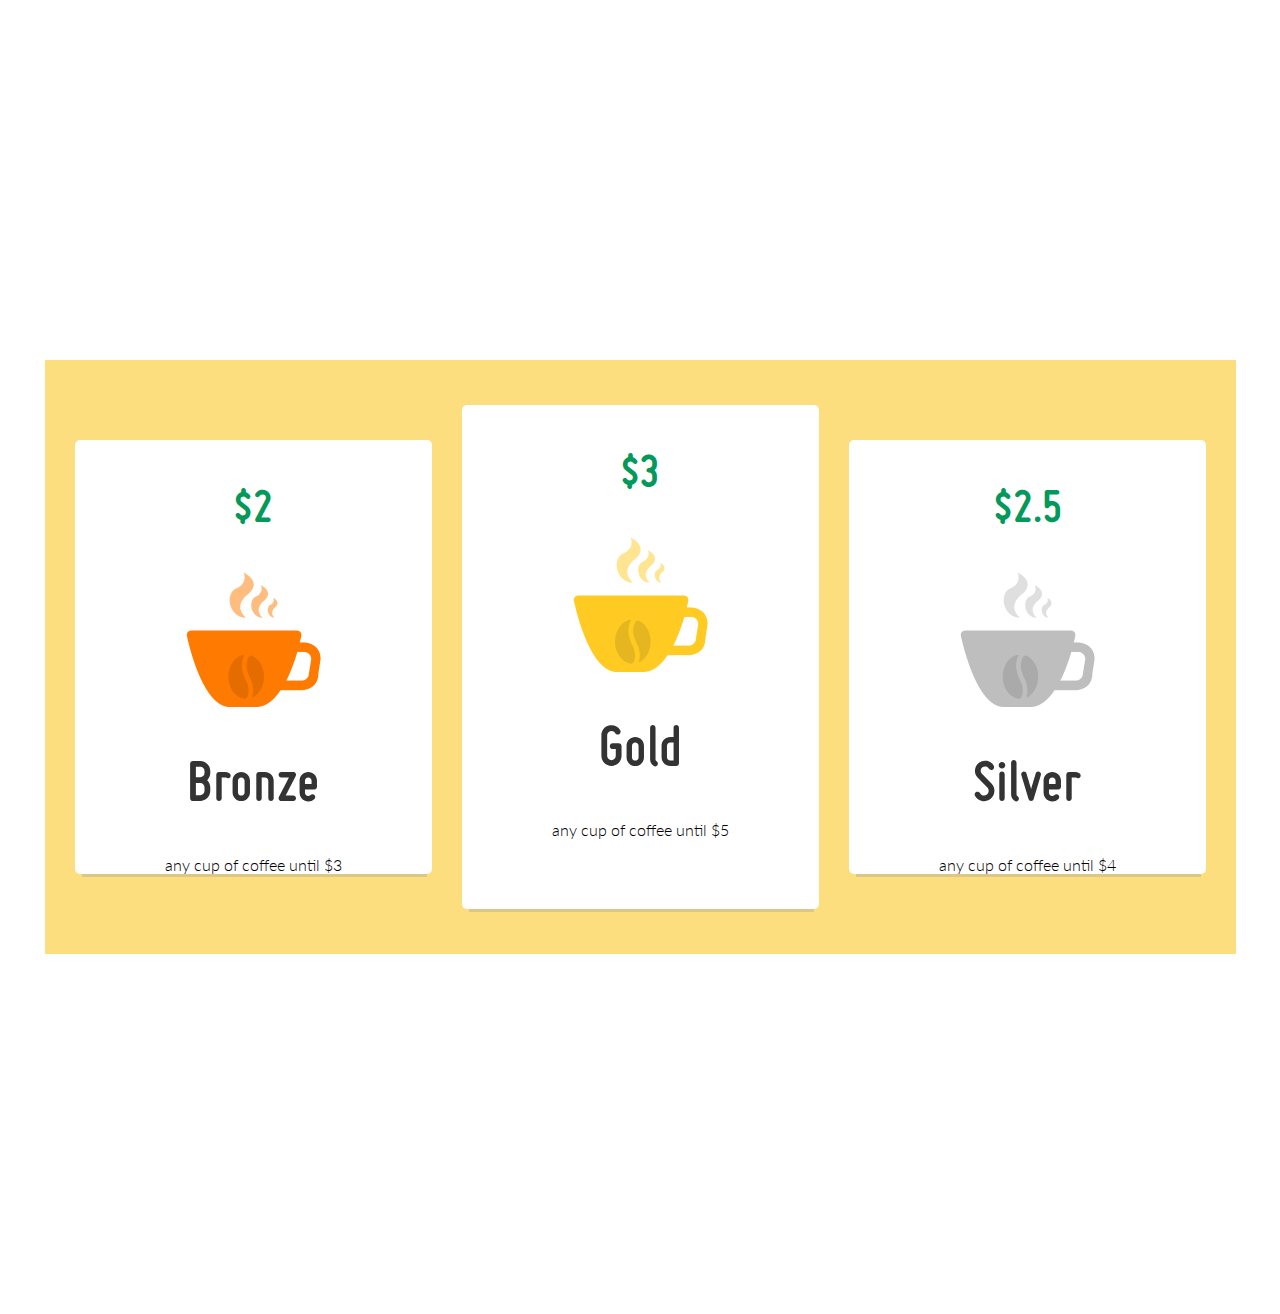
<file: index.html>
<!DOCTYPE html>
<html lang="en">

<head>
    <meta charset="UTF-8">
    <meta name="viewport" content="width=device-width, initial-scale=1.0">
    <meta http-equiv="X-UA-Compatible" content="ie=edge">
    <title>Cup plans</title>
    <link rel="icon" type="image/png" sizes="16x16" href="./images/favicon.ico">
    <link rel="stylesheet" href="style.css">
</head>

<body>
    <div class="flex-container">
        <div class="flex-item small-item margin-left">
            <h2>$2</h2>
            <img class="smoke" src="./images/smoke-bronze.png" alt="bronze smoke">
            <img class="cup" src="./images/cup-bronze.png" alt="bronze cup">
            <img class="coffee-bean" src="./images/bean-bronze.png" alt="bronze coffee-bean">
            <h1>Bronze</h1>
            <div class="bottom-text">any cup of coffee until $3</div>
        </div>
        <div class="flex-item big-item">
            <h2>$3</h2>
            <img class="smoke" src="./images/smoke-gold.png" alt="gold smoke">
            <img class="cup" src="./images/cup-gold.png" alt="gold cup">
            <img class="coffee-bean" src="./images/bean-gold.png" alt="gold coffee-bean">
            <h1 class="gold">Gold</h1>
            <div class="bottom-text">any cup of coffee until $5</div>
        </div>
        <div class="flex-item small-item margin-right">
            <h2>$2.5</h2>
            <img class="smoke" src="./images/smoke-silver.png" alt="silver smoke">
            <img class="cup" src="./images/cup-silver.png" alt="silver cup">
            <img class="coffee-bean" src="./images/bean-silver.png" alt="silver coffee-bean">
            <h1>Silver</h1>
            <div class="bottom-text">any cup of coffee until $4</div>
        </div>
    </div>

</body>

</html>
</file>
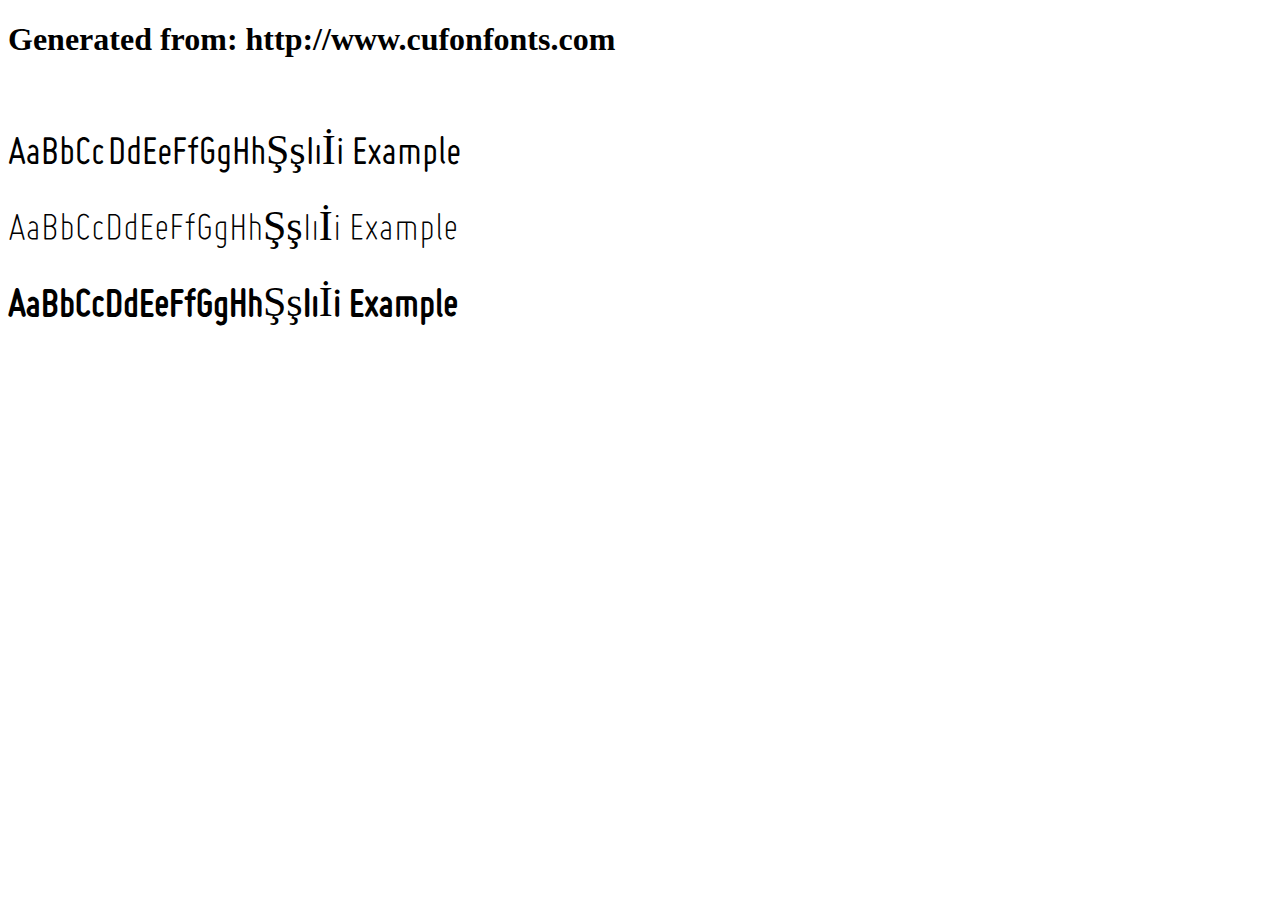
<file: assets/fonts/example.html>
<!DOCTYPE html>
<html xmlns="http://www.w3.org/1999/xhtml">
<head>
    <meta http-equiv="Content-Type" content="text/html; charset=utf-8"/>
    <link rel="stylesheet" type="text/css"
          href="style.css"/>
</head>

<body>

<h1>Generated from: http://www.cufonfonts.com</h1><br/>
<h1 style="font-family:'Miso';font-weight:normal;font-size:42px">AaBbCcDdEeFfGgHhŞşIıİi Example</h1>
<h1 style="font-family:'Miso Light';font-weight:normal;font-size:42px">AaBbCcDdEeFfGgHhŞşIıİi Example</h1>
<h1 style="font-family:'Miso Bold';font-weight:normal;font-size:42px">AaBbCcDdEeFfGgHhŞşIıİi Example</h1>


</body>
</html>
</file>
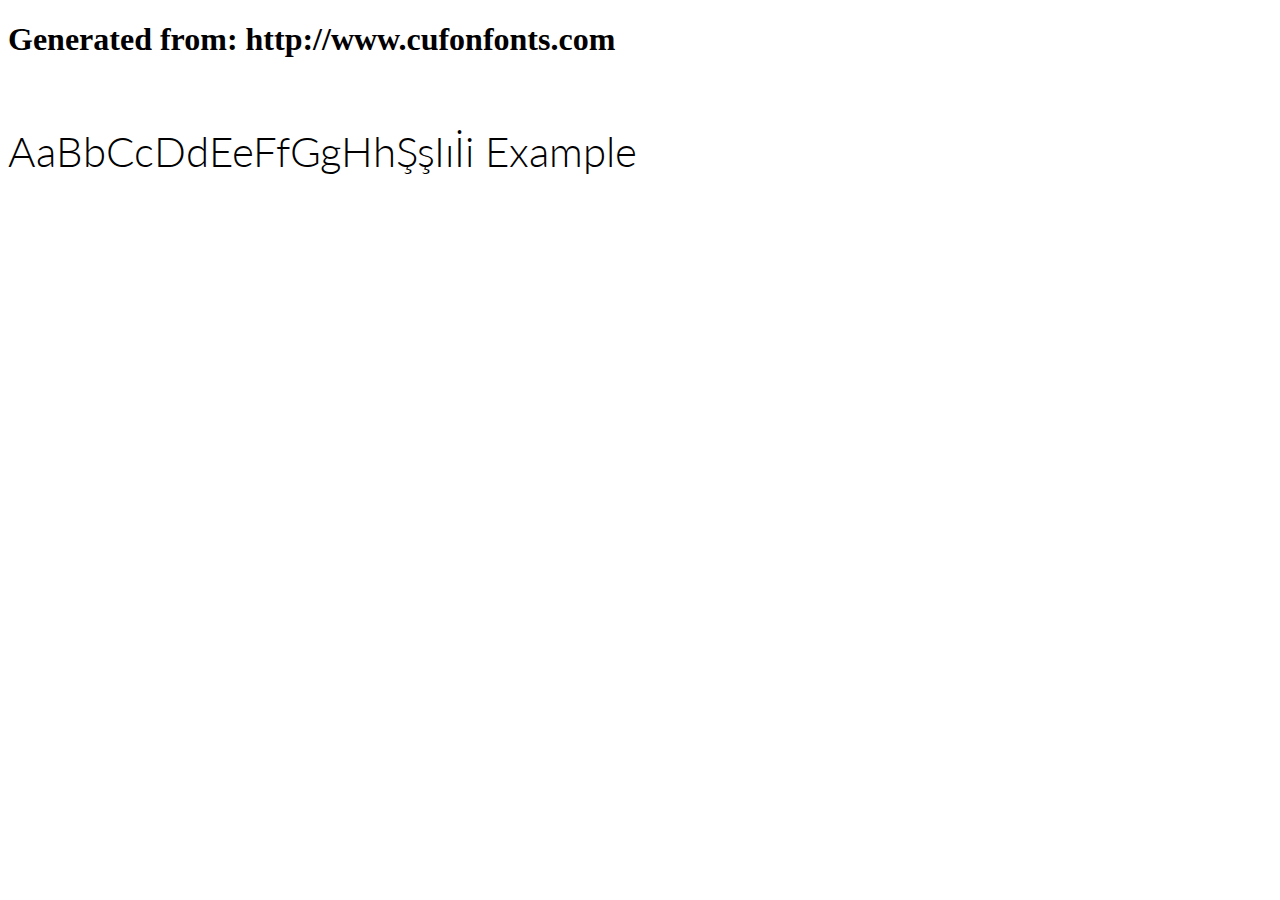
<file: assets/fonts/Lato/example.html>
<!DOCTYPE html>
<html xmlns="http://www.w3.org/1999/xhtml">
<head>
    <meta http-equiv="Content-Type" content="text/html; charset=utf-8"/>
    <link rel="stylesheet" type="text/css"
          href="style.css"/>
</head>

<body>

<h1>Generated from: http://www.cufonfonts.com</h1><br/>
<h1 style="font-family:'Lato Light';font-weight:normal;font-size:42px">AaBbCcDdEeFfGgHhŞşIıİi Example</h1>


</body>
</html>
</file>
<file: style.css>
@font-face {
    font-family: 'Miso';
    font-style: normal;
    font-weight: normal;
    src: local('Miso'), url('miso.woff') format('woff');
}
@font-face {
    font-family: 'Miso Light';
    font-style: normal;
    font-weight: normal;
    src: local('Miso Light'), url('./assets/fonts/miso-light.woff') format('woff');
}
@font-face {
    font-family: 'Miso Bold';
    font-style: normal;
    font-weight: normal;
    src: local('Miso Bold'), url('./assets/fonts/miso-bold.woff') format('woff');
}
@font-face {
    font-family: 'Lato Light';
    font-style: normal;
    font-weight: normal;
    src: local('Lato Light'), url('./assets/fonts/Lato/Lato-Light.woff') format('woff');
}
body {
    margin: 0;
    padding: 360px 0;
}
body * {
    box-sizing: border-box;
}
h1 {
    text-align: center;
    font-family: 'Miso Bold';
    font-size: 60px;
    color: #333333;
}
h2 {
    margin-top: 48px;
    text-align: center;
    font-family: 'Miso Bold';
    font-size: 48px;
    color: #02995b;
}
img {
    margin-left: auto;
    margin-right: auto;
    padding-bottom: 12px;
    width: auto;
    max-width: 100%;
}
.flex-container {
    margin: 0 auto;
    display: flex;
    width: 1191px;
    justify-content: space-around;
    background-color: #fdde7e;
}
.flex-item {
    position: relative;
    margin: 80px 30px;
    display: inline-flex;
    flex-direction: column;
    width: 33.3%;
    background-color: #ffffff;
    box-shadow: 1px 9px 0px -6px rgba(137, 140, 156, 0.28);
    border-radius: 5px;
}
.big-item {
    margin: 45px 15px;
}
.smoke img {
    position: absolute;
    top: 120px;
    left: 148px;
    width: 49px;
    height: 46px;
}
.cup img {
    position: absolute;
    top: 178px;
    left: 118px;
    width: 135px;
    height: 77px;
}
.coffee-bean {
    position: absolute;
    top: 214px;
    left: 153px;
}
.bottom-text {
    text-align: center;
    bottom: 38px;
    font-family: 'Lato Light';
}
.margin-left {
    margin: 80px 15px 80px 30px;
}
.margin-right {
    margin: 80px 30px 80px 15px;
}
</file>
<file: assets/fonts/style.css>
/* #### Generated By: http://www.cufonfonts.com #### */

@font-face {
font-family: 'Miso';
font-style: normal;
font-weight: normal;
src: local('Miso'), url('miso.woff') format('woff');
}


@font-face {
font-family: 'Miso Light';
font-style: normal;
font-weight: normal;
src: local('Miso Light'), url('miso-light.woff') format('woff');
}


@font-face {
font-family: 'Miso Bold';
font-style: normal;
font-weight: normal;
src: local('Miso Bold'), url('miso-bold.woff') format('woff');
}
</file>
<file: assets/fonts/Lato/style.css>
/* #### Generated By: http://www.cufonfonts.com #### */

@font-face {
font-family: 'Lato Light';
font-style: normal;
font-weight: normal;
src: local('Lato Light'), url('Lato-Light.woff') format('woff');
}
</file>
